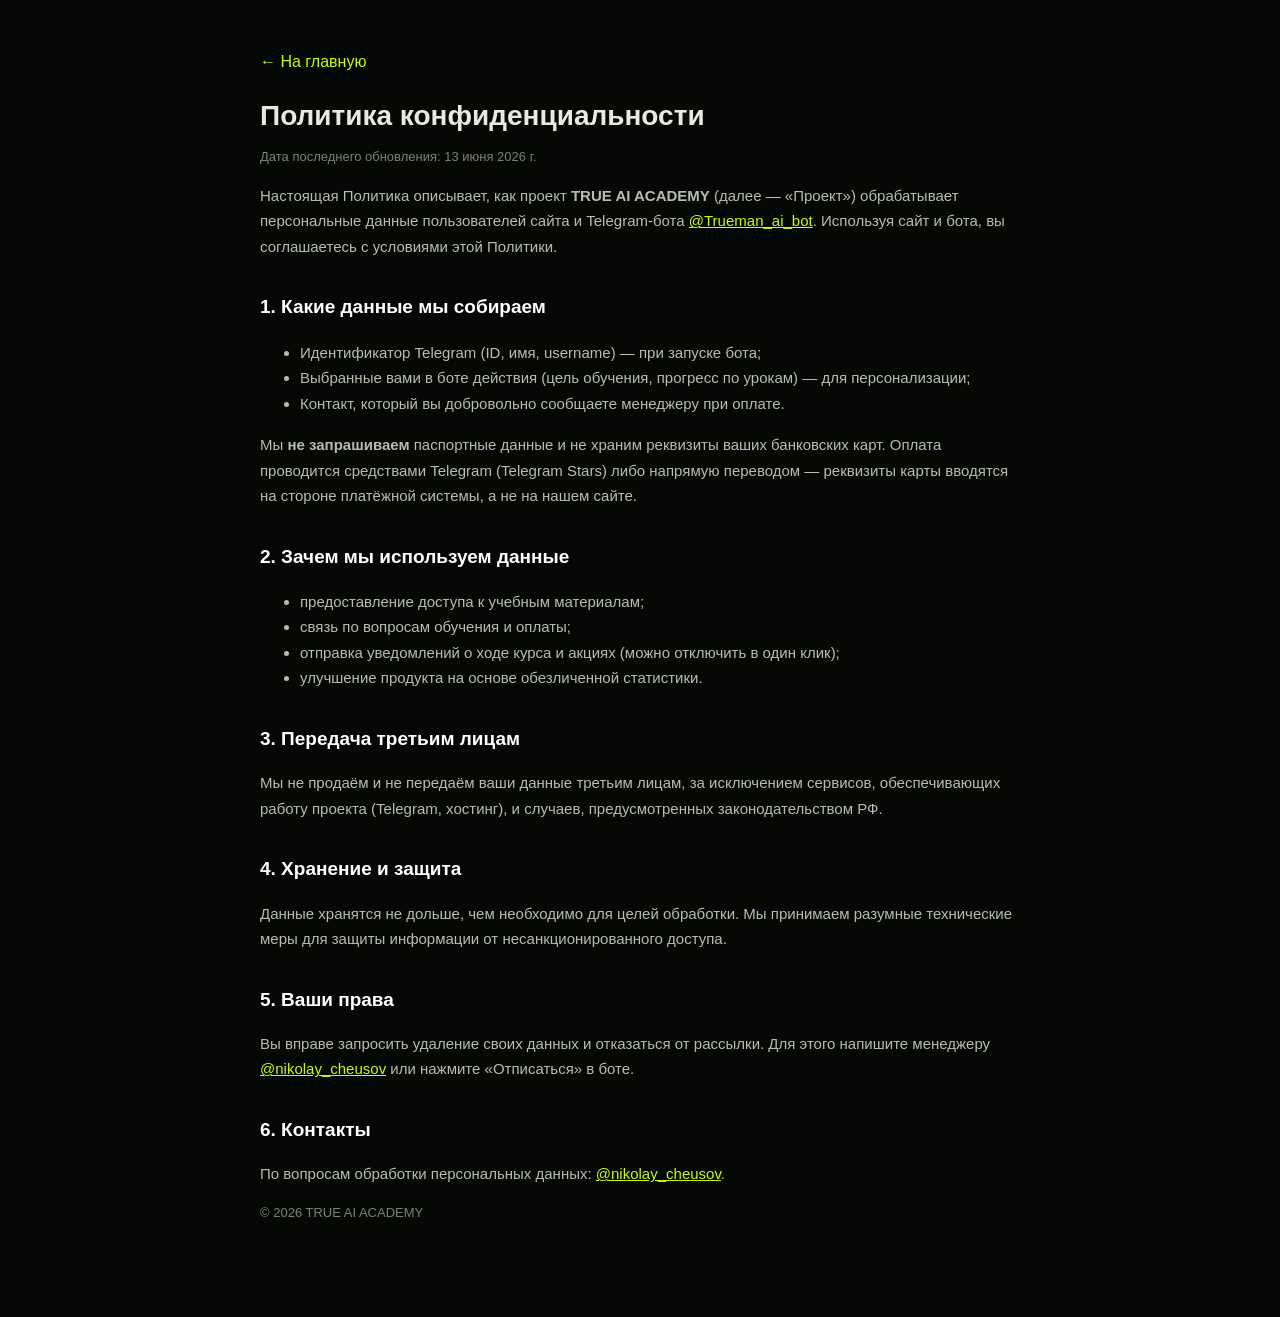
<file: privacy.html>
<!DOCTYPE html>
<html lang="ru">
<head>
  <meta charset="UTF-8" />
  <meta name="viewport" content="width=device-width, initial-scale=1" />
  <title>Политика конфиденциальности | TRUE AI ACADEMY</title>
  <meta name="robots" content="index,follow" />
  <style>
    body{margin:0;background:#060805;color:#e7eadf;font-family:-apple-system,BlinkMacSystemFont,"Segoe UI",Roboto,Helvetica,Arial,sans-serif;line-height:1.7}
    .wrap{max-width:760px;margin:0 auto;padding:48px 20px 80px}
    a{color:#C8FF00}
    h1{font-size:28px;line-height:1.2;margin:0 0 8px}
    h2{font-size:19px;margin:32px 0 8px;color:#fff}
    p,li{color:#b8bdb0;font-size:15px}
    .muted{color:#7c8276;font-size:13px}
    .back{display:inline-block;margin-bottom:24px;text-decoration:none}
  </style>
</head>
<body>
  <div class="wrap">
    <a href="index.html" class="back">← На главную</a>
    <h1>Политика конфиденциальности</h1>
    <p class="muted">Дата последнего обновления: 13 июня 2026 г.</p>

    <p>Настоящая Политика описывает, как проект <b>TRUE AI ACADEMY</b> (далее — «Проект») обрабатывает
    персональные данные пользователей сайта и Telegram-бота <a href="https://t.me/Trueman_ai_bot">@Trueman_ai_bot</a>.
    Используя сайт и бота, вы соглашаетесь с условиями этой Политики.</p>

    <h2>1. Какие данные мы собираем</h2>
    <ul>
      <li>Идентификатор Telegram (ID, имя, username) — при запуске бота;</li>
      <li>Выбранные вами в боте действия (цель обучения, прогресс по урокам) — для персонализации;</li>
      <li>Контакт, который вы добровольно сообщаете менеджеру при оплате.</li>
    </ul>
    <p>Мы <b>не запрашиваем</b> паспортные данные и не храним реквизиты ваших банковских карт.
    Оплата проводится средствами Telegram (Telegram Stars) либо напрямую переводом — реквизиты
    карты вводятся на стороне платёжной системы, а не на нашем сайте.</p>

    <h2>2. Зачем мы используем данные</h2>
    <ul>
      <li>предоставление доступа к учебным материалам;</li>
      <li>связь по вопросам обучения и оплаты;</li>
      <li>отправка уведомлений о ходе курса и акциях (можно отключить в один клик);</li>
      <li>улучшение продукта на основе обезличенной статистики.</li>
    </ul>

    <h2>3. Передача третьим лицам</h2>
    <p>Мы не продаём и не передаём ваши данные третьим лицам, за исключением сервисов, обеспечивающих
    работу проекта (Telegram, хостинг), и случаев, предусмотренных законодательством РФ.</p>

    <h2>4. Хранение и защита</h2>
    <p>Данные хранятся не дольше, чем необходимо для целей обработки. Мы принимаем разумные технические
    меры для защиты информации от несанкционированного доступа.</p>

    <h2>5. Ваши права</h2>
    <p>Вы вправе запросить удаление своих данных и отказаться от рассылки. Для этого напишите менеджеру
    <a href="https://t.me/nikolay_cheusov">@nikolay_cheusov</a> или нажмите «Отписаться» в боте.</p>

    <h2>6. Контакты</h2>
    <p>По вопросам обработки персональных данных: <a href="https://t.me/nikolay_cheusov">@nikolay_cheusov</a>.</p>

    <p class="muted">© 2026 TRUE AI ACADEMY</p>
  </div>
</body>
</html>
</file>
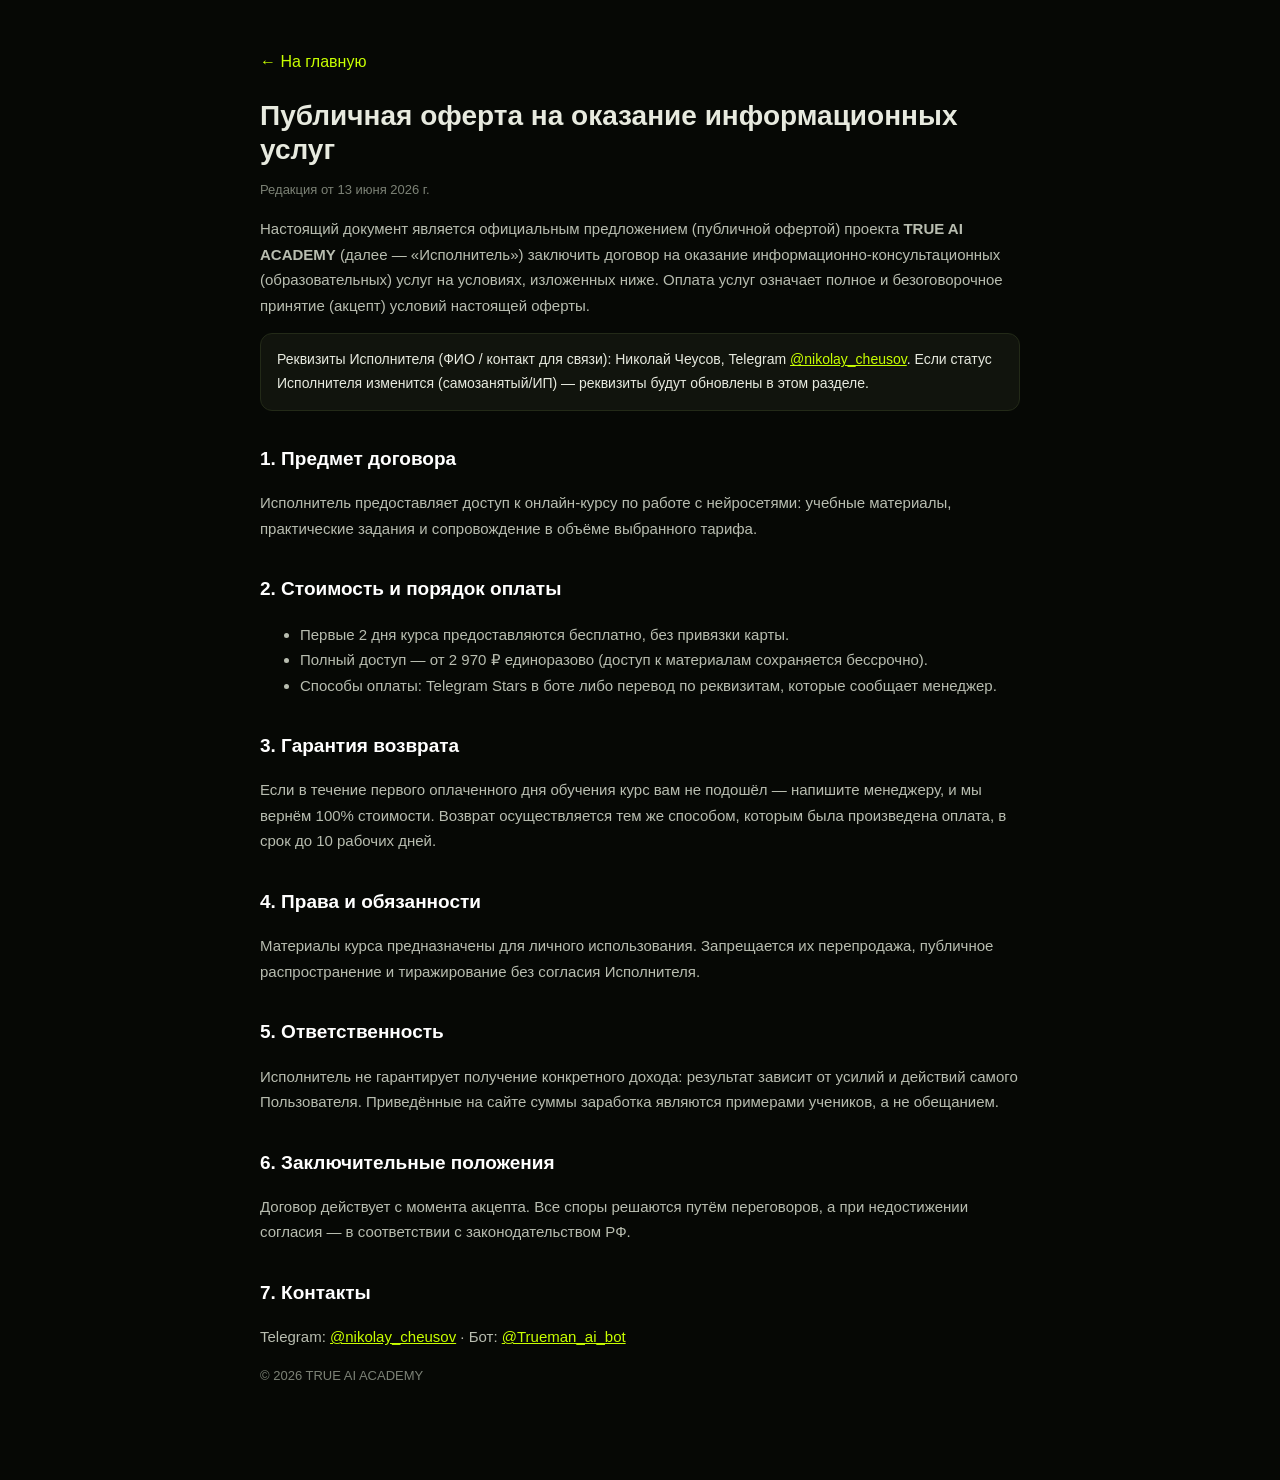
<file: terms.html>
<!DOCTYPE html>
<html lang="ru">
<head>
  <meta charset="UTF-8" />
  <meta name="viewport" content="width=device-width, initial-scale=1" />
  <title>Публичная оферта | TRUE AI ACADEMY</title>
  <meta name="robots" content="index,follow" />
  <style>
    body{margin:0;background:#060805;color:#e7eadf;font-family:-apple-system,BlinkMacSystemFont,"Segoe UI",Roboto,Helvetica,Arial,sans-serif;line-height:1.7}
    .wrap{max-width:760px;margin:0 auto;padding:48px 20px 80px}
    a{color:#C8FF00}
    h1{font-size:28px;line-height:1.2;margin:0 0 8px}
    h2{font-size:19px;margin:32px 0 8px;color:#fff}
    p,li{color:#b8bdb0;font-size:15px}
    .muted{color:#7c8276;font-size:13px}
    .back{display:inline-block;margin-bottom:24px;text-decoration:none}
    .note{background:#11140d;border:1px solid #232a18;border-radius:12px;padding:14px 16px;font-size:14px}
  </style>
</head>
<body>
  <div class="wrap">
    <a href="index.html" class="back">← На главную</a>
    <h1>Публичная оферта на оказание информационных услуг</h1>
    <p class="muted">Редакция от 13 июня 2026 г.</p>

    <p>Настоящий документ является официальным предложением (публичной офертой) проекта
    <b>TRUE AI ACADEMY</b> (далее — «Исполнитель») заключить договор на оказание информационно-консультационных
    (образовательных) услуг на условиях, изложенных ниже. Оплата услуг означает полное и безоговорочное
    принятие (акцепт) условий настоящей оферты.</p>

    <div class="note">Реквизиты Исполнителя (ФИО / контакт для связи): Николай Чеусов,
    Telegram <a href="https://t.me/nikolay_cheusov">@nikolay_cheusov</a>. Если статус Исполнителя
    изменится (самозанятый/ИП) — реквизиты будут обновлены в этом разделе.</div>

    <h2>1. Предмет договора</h2>
    <p>Исполнитель предоставляет доступ к онлайн-курсу по работе с нейросетями: учебные материалы,
    практические задания и сопровождение в объёме выбранного тарифа.</p>

    <h2>2. Стоимость и порядок оплаты</h2>
    <ul>
      <li>Первые 2 дня курса предоставляются бесплатно, без привязки карты.</li>
      <li>Полный доступ — от 2 970 ₽ единоразово (доступ к материалам сохраняется бессрочно).</li>
      <li>Способы оплаты: Telegram Stars в боте либо перевод по реквизитам, которые сообщает менеджер.</li>
    </ul>

    <h2>3. Гарантия возврата</h2>
    <p>Если в течение первого оплаченного дня обучения курс вам не подошёл — напишите менеджеру,
    и мы вернём 100% стоимости. Возврат осуществляется тем же способом, которым была произведена оплата,
    в срок до 10 рабочих дней.</p>

    <h2>4. Права и обязанности</h2>
    <p>Материалы курса предназначены для личного использования. Запрещается их перепродажа,
    публичное распространение и тиражирование без согласия Исполнителя.</p>

    <h2>5. Ответственность</h2>
    <p>Исполнитель не гарантирует получение конкретного дохода: результат зависит от усилий и действий
    самого Пользователя. Приведённые на сайте суммы заработка являются примерами учеников, а не обещанием.</p>

    <h2>6. Заключительные положения</h2>
    <p>Договор действует с момента акцепта. Все споры решаются путём переговоров, а при недостижении
    согласия — в соответствии с законодательством РФ.</p>

    <h2>7. Контакты</h2>
    <p>Telegram: <a href="https://t.me/nikolay_cheusov">@nikolay_cheusov</a> · Бот:
    <a href="https://t.me/Trueman_ai_bot">@Trueman_ai_bot</a></p>

    <p class="muted">© 2026 TRUE AI ACADEMY</p>
  </div>
</body>
</html>
</file>
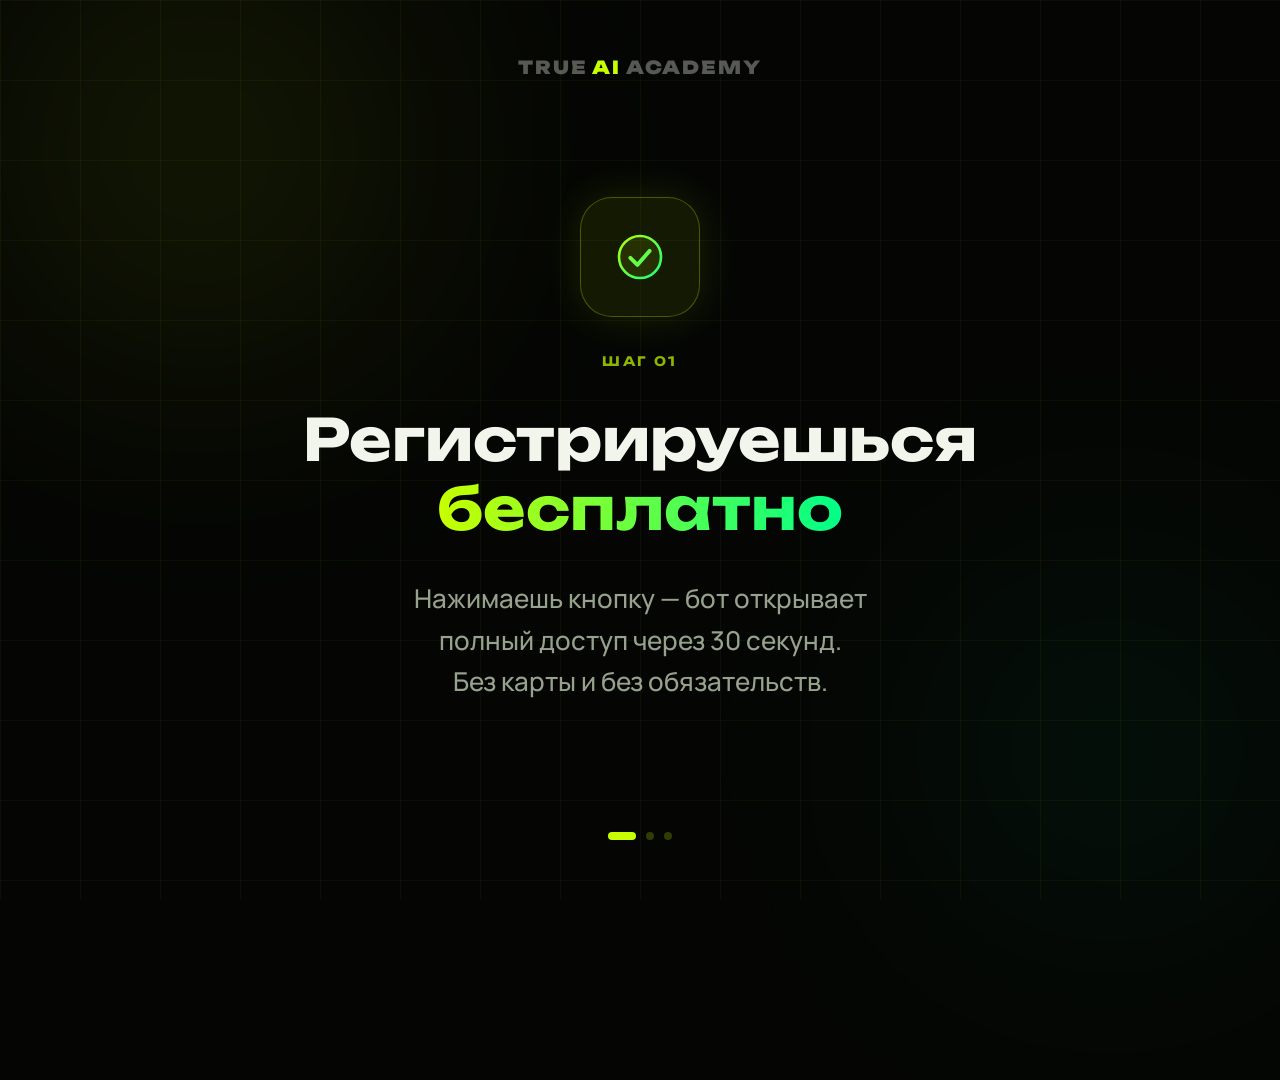
<file: motion/steps.html>
<!doctype html>
<html lang="ru">
<head>
  <meta charset="UTF-8" />
  <meta name="viewport" content="width=1080, height=1080" />
  <title>TRUE AI ACADEMY — 3 шага</title>
  <script src="https://cdn.jsdelivr.net/npm/gsap@3.12.5/dist/gsap.min.js"></script>
  <link rel="preconnect" href="https://fonts.googleapis.com" />
  <link rel="preconnect" href="https://fonts.gstatic.com" crossorigin />
  <link href="https://fonts.googleapis.com/css2?family=Unbounded:wght@700;900&family=Manrope:wght@500;700&display=block" rel="stylesheet" />
  <style>
    *, *::before, *::after { box-sizing: border-box; margin: 0; padding: 0; }
    html, body { width: 1080px; height: 1080px; overflow: hidden; background: #050604; font-family: 'Manrope', sans-serif; }

    .grid {
      position: absolute; inset: 0;
      background-image: linear-gradient(rgba(200,255,0,.04) 1px, transparent 1px), linear-gradient(90deg, rgba(200,255,0,.04) 1px, transparent 1px);
      background-size: 80px 80px;
    }
    .blob { position: absolute; border-radius: 50%; filter: blur(130px); pointer-events: none; }
    .blob-1 { width: 600px; height: 600px; top: -150px; left: -100px; background: radial-gradient(circle, rgba(200,255,0,.13), transparent 70%); }
    .blob-2 { width: 500px; height: 500px; bottom: -100px; right: -80px; background: radial-gradient(circle, rgba(0,255,136,.09), transparent 70%); }

    .logo {
      position: absolute; top: 56px; left: 0; right: 0; text-align: center;
      font-family: 'Unbounded', sans-serif; font-size: 18px; font-weight: 900;
      color: rgba(242,245,236,.35); letter-spacing: .1em;
    }
    .logo em { color: #C8FF00; font-style: normal; }

    .scene {
      position: absolute; inset: 0;
      display: flex; align-items: center; justify-content: center;
      opacity: 0;
    }
    .card {
      display: flex; flex-direction: column; align-items: center;
      gap: 36px; text-align: center; width: 900px;
    }

    .icon-wrap {
      width: 120px; height: 120px; border-radius: 32px;
      background: rgba(200,255,0,.08); border: 1.5px solid rgba(200,255,0,.28);
      display: flex; align-items: center; justify-content: center;
      box-shadow: 0 0 40px rgba(200,255,0,.12);
    }

    .step-tag {
      font-family: 'Unbounded', sans-serif; font-size: 13px; font-weight: 700;
      color: #C8FF00; letter-spacing: .18em; text-transform: uppercase; opacity: .7;
    }

    .label {
      font-family: 'Unbounded', sans-serif; font-size: 58px; font-weight: 700;
      line-height: 1.18; color: #F2F5EC;
    }
    .label em {
      font-style: normal;
      background: linear-gradient(90deg, #C8FF00 0%, #00FF88 100%);
      -webkit-background-clip: text; -webkit-text-fill-color: transparent; background-clip: text;
    }

    .sub { font-size: 26px; font-weight: 500; color: #97A28E; line-height: 1.6; max-width: 720px; }

    .dots {
      position: absolute; bottom: 60px; left: 0; right: 0;
      display: flex; justify-content: center; gap: 10px; align-items: center;
    }
    .dot { width: 8px; height: 8px; border-radius: 50%; background: rgba(200,255,0,.22); transition: all .3s; }
    .dot.on { background: #C8FF00; width: 28px; border-radius: 4px; }
  </style>
</head>
<body>
  <div class="grid"></div>
  <div class="blob blob-1"></div>
  <div class="blob blob-2"></div>
  <div class="logo">TRUE <em>AI</em> ACADEMY</div>

  <!-- SCENE 1 -->
  <div class="scene" id="s1">
    <div class="card">
      <div class="icon-wrap" id="i1">
        <svg width="56" height="56" viewBox="0 0 32 32" fill="none">
          <defs><linearGradient id="g1" x1="0" y1="0" x2="32" y2="32" gradientUnits="userSpaceOnUse"><stop stop-color="#C8FF00"/><stop offset="1" stop-color="#00FF88"/></linearGradient></defs>
          <circle cx="16" cy="16" r="12" stroke="url(#g1)" stroke-width="1.5" fill="rgba(200,255,0,.1)"/>
          <path d="M10.5 16.5l4 4 7-8" stroke="url(#g1)" stroke-width="2.2" stroke-linecap="round" stroke-linejoin="round"/>
        </svg>
      </div>
      <div class="step-tag" id="t1">Шаг 01</div>
      <div class="label" id="l1">Регистрируешься<br><em>бесплатно</em></div>
      <div class="sub" id="sb1">Нажимаешь кнопку — бот открывает<br>полный доступ через 30 секунд.<br>Без карты и без обязательств.</div>
    </div>
  </div>

  <!-- SCENE 2 -->
  <div class="scene" id="s2">
    <div class="card">
      <div class="icon-wrap" id="i2">
        <svg width="56" height="56" viewBox="0 0 32 32" fill="none">
          <defs><linearGradient id="g2" x1="4" y1="2" x2="28" y2="30" gradientUnits="userSpaceOnUse"><stop stop-color="#C8FF00"/><stop offset="1" stop-color="#00FF88"/></linearGradient></defs>
          <path d="M19 4L9 18h8l-2 10 13-14h-8L19 4z" fill="url(#g2)"/>
        </svg>
      </div>
      <div class="step-tag" id="t2">Шаг 02</div>
      <div class="label" id="l2">Практикуешь<br><em>30–40 мин</em> в день</div>
      <div class="sub" id="sb2">Пошаговые уроки с готовыми формулами.<br>Каждый вечер — конкретный результат.<br>Без сложных программ и кода.</div>
    </div>
  </div>

  <!-- SCENE 3 -->
  <div class="scene" id="s3">
    <div class="card">
      <div class="icon-wrap" id="i3">
        <svg width="56" height="56" viewBox="0 0 32 32" fill="none">
          <defs><linearGradient id="g3" x1="4" y1="28" x2="28" y2="4" gradientUnits="userSpaceOnUse"><stop stop-color="#C8FF00"/><stop offset="1" stop-color="#00FF88"/></linearGradient></defs>
          <rect x="4" y="18" width="5" height="9" rx="1.5" fill="url(#g3)" opacity=".45"/>
          <rect x="13.5" y="11" width="5" height="16" rx="1.5" fill="url(#g3)" opacity=".7"/>
          <rect x="23" y="5" width="5" height="22" rx="1.5" fill="url(#g3)"/>
          <circle cx="25.5" cy="5" r="3.5" fill="url(#g3)"/>
          <path d="M6.5 18L14 11l9-6" stroke="url(#g3)" stroke-width="1.4" stroke-linecap="round" stroke-dasharray="2 3" opacity=".6"/>
        </svg>
      </div>
      <div class="step-tag" id="t3">Шаг 03</div>
      <div class="label" id="l3">Берёшь<br><em>первые заказы</em></div>
      <div class="sub" id="sb3">На 7-й день — готовое портфолио<br>и пошаговый план первых заказов.<br>800–2 500 ₽ за каждый ролик.</div>
    </div>
  </div>

  <div class="dots">
    <div class="dot on" id="d1"></div>
    <div class="dot" id="d2"></div>
    <div class="dot" id="d3"></div>
  </div>

  <div id="root" data-composition-id="main" data-start="0" data-duration="9" data-width="1080" data-height="1080"></div>

  <script>
    window.__timelines = window.__timelines || {};
    const tl = gsap.timeline({ repeat: -1, repeatDelay: 0.5 });
    const ease = 'power3.out';

    // ── Scene 1 (0–3s) ──
    tl.to('#s1', { opacity: 1, duration: 0 }, 0)
      .from('#i1',  { scale: 0, opacity: 0, duration: .55, ease: 'back.out(2.2)' }, .1)
      .from('#t1',  { y: 16, opacity: 0, duration: .4, ease }, .4)
      .from('#l1',  { y: 44, opacity: 0, duration: .65, ease }, .52)
      .from('#sb1', { y: 24, opacity: 0, duration: .5,  ease }, .78)

    // ── Transition 1→2 ──
      .to('#s1',   { opacity: 0, y: -36, duration: .38, ease: 'power2.in' }, 2.7)
      .set('#d1',  { className: 'dot' }, 2.88)
      .set('#d2',  { className: 'dot on' }, 2.88)

    // ── Scene 2 (3–6s) ──
      .to('#s2',   { opacity: 1, duration: 0 }, 3.05)
      .from('#i2',  { scale: 0, opacity: 0, duration: .55, ease: 'back.out(2.2)' }, 3.15)
      .from('#t2',  { y: 16, opacity: 0, duration: .4, ease }, 3.45)
      .from('#l2',  { y: 44, opacity: 0, duration: .65, ease }, 3.57)
      .from('#sb2', { y: 24, opacity: 0, duration: .5,  ease }, 3.83)

    // ── Transition 2→3 ──
      .to('#s2',   { opacity: 0, y: -36, duration: .38, ease: 'power2.in' }, 5.7)
      .set('#d2',  { className: 'dot' }, 5.88)
      .set('#d3',  { className: 'dot on' }, 5.88)

    // ── Scene 3 (6–9s) ──
      .to('#s3',   { opacity: 1, duration: 0 }, 6.05)
      .from('#i3',  { scale: 0, opacity: 0, duration: .55, ease: 'back.out(2.2)' }, 6.15)
      .from('#t3',  { y: 16, opacity: 0, duration: .4, ease }, 6.45)
      .from('#l3',  { y: 44, opacity: 0, duration: .65, ease }, 6.57)
      .from('#sb3', { y: 24, opacity: 0, duration: .5,  ease }, 6.83)

    window.__timelines['main'] = tl;
  </script>
</body>
</html>
</file>
